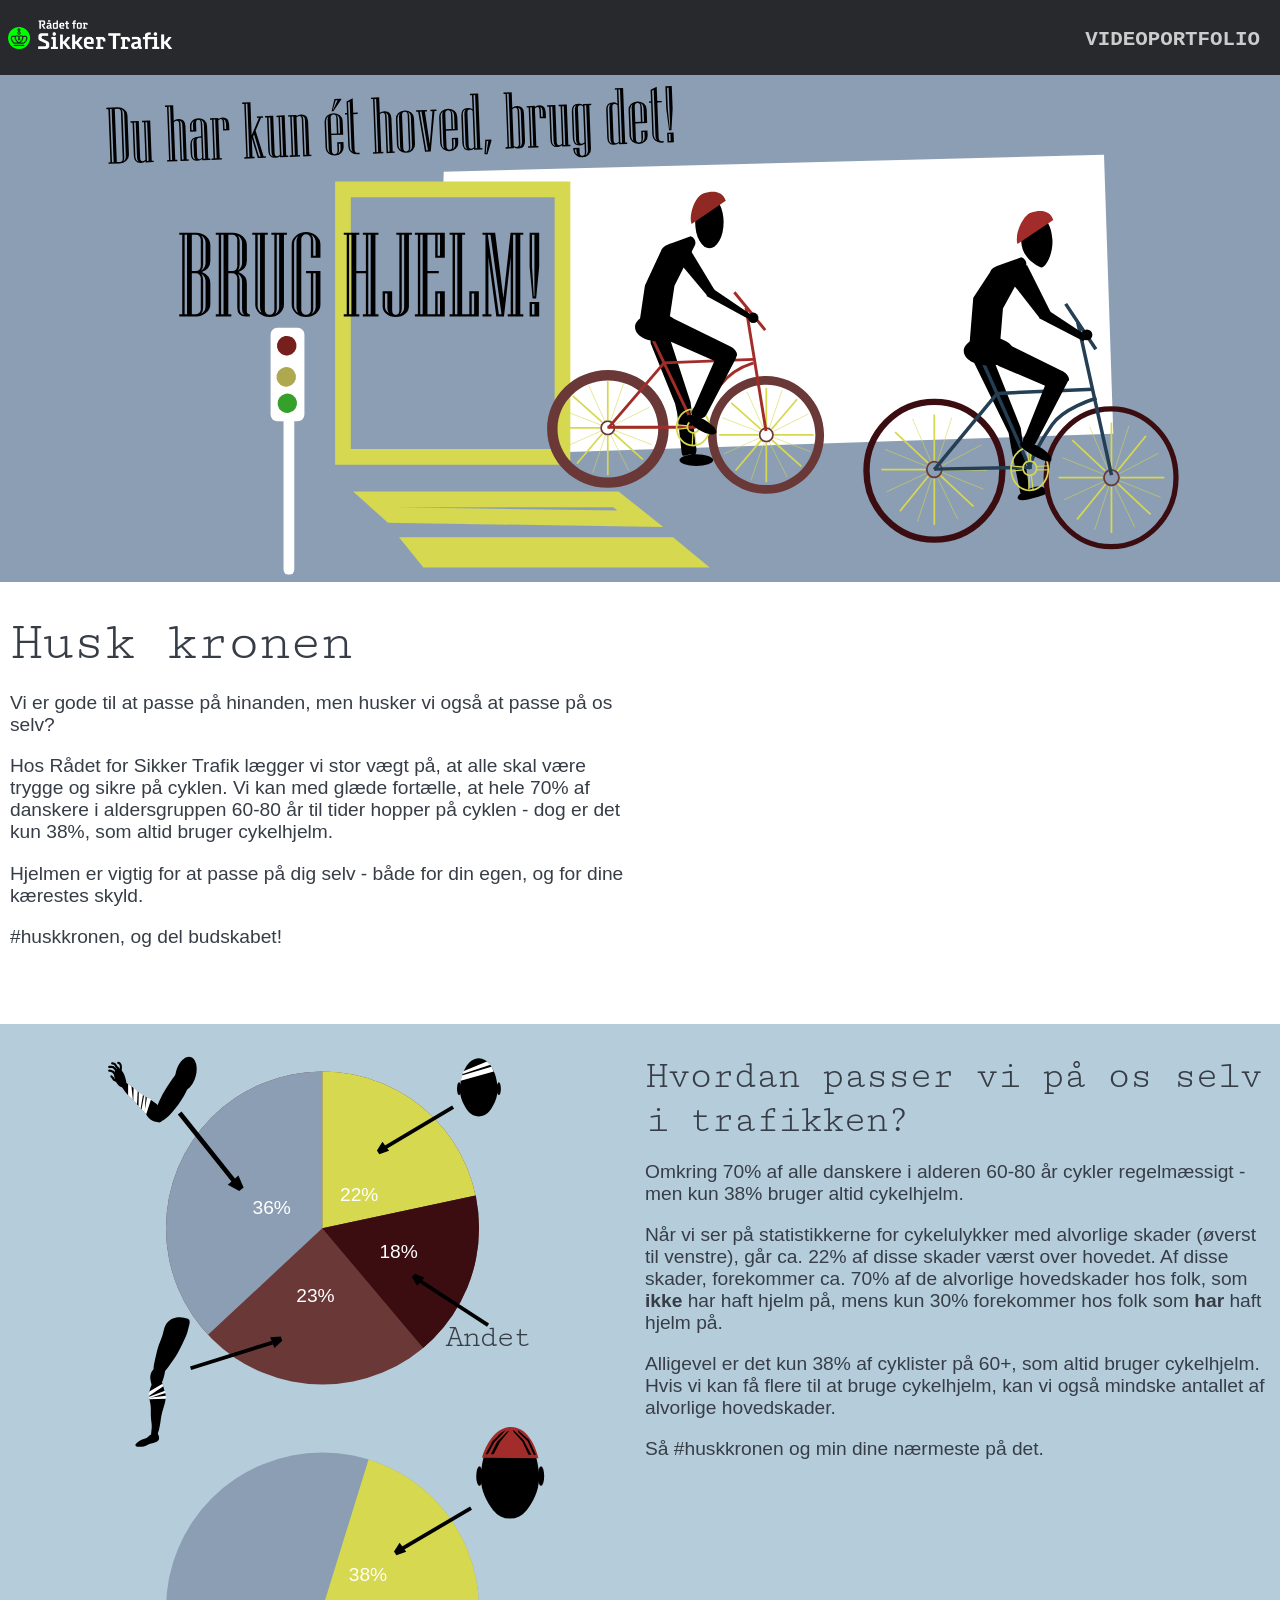
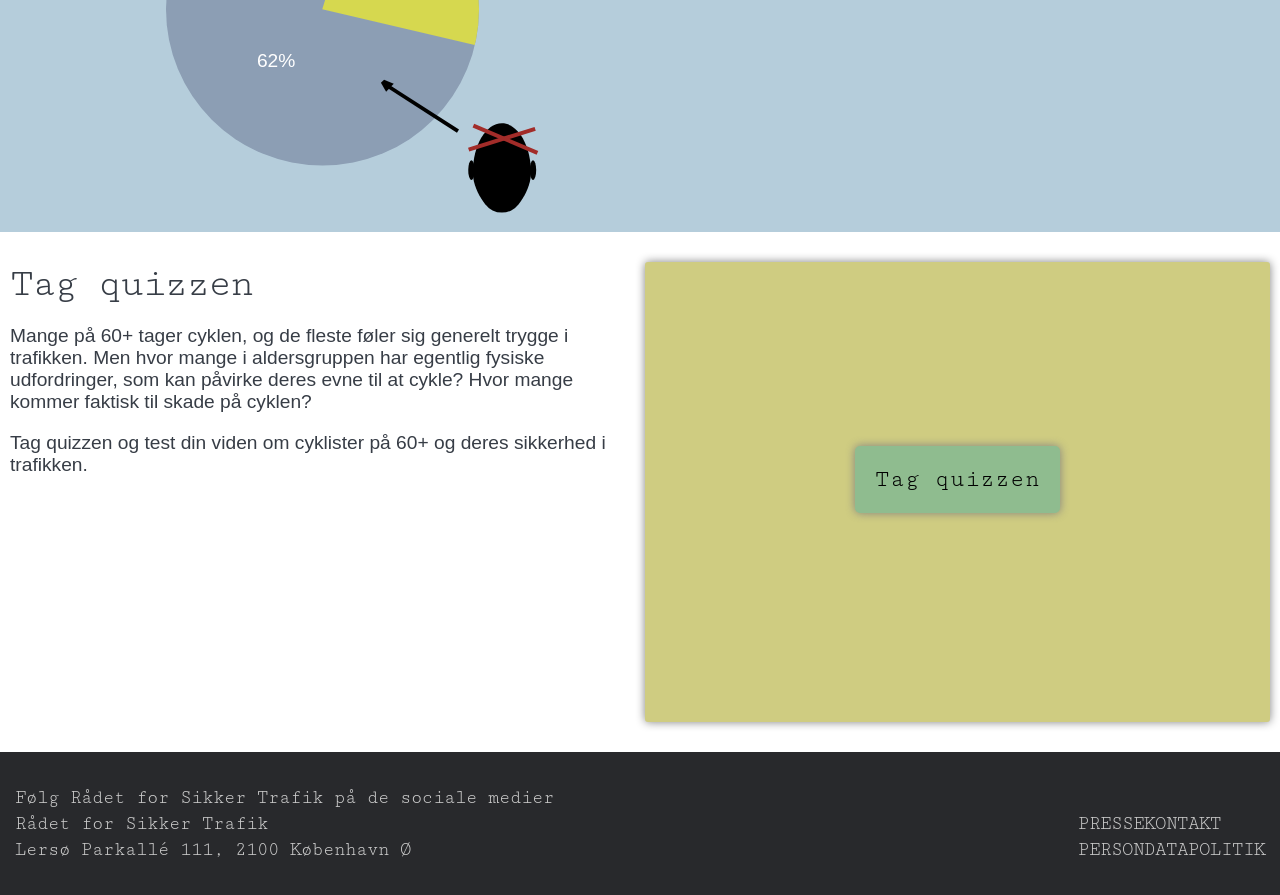
<file: index.html>
<!DOCTYPE html>
<html lang="da">
<head>
    <meta charset="UTF-8">
    <meta name="viewport" content="width=device-width, initial-scale=1.0">
    <link rel="stylesheet" href="style.css">
    <meta name="robots" content="noindex">

    <link rel="apple-touch-icon" sizes="57x57" href="elements/icons/apple-icon-57x57.png">
    <link rel="apple-touch-icon" sizes="60x60" href="elements/icons/apple-icon-60x60.png">
    <link rel="apple-touch-icon" sizes="72x72" href="elements/icons/apple-icon-72x72.png">
    <link rel="apple-touch-icon" sizes="76x76" href="elements/icons/apple-icon-76x76.png">
    <link rel="apple-touch-icon" sizes="114x114" href="elements/icons/apple-icon-114x114.png">
    <link rel="apple-touch-icon" sizes="120x120" href="elements/icons/apple-icon-120x120.png">
    <link rel="apple-touch-icon" sizes="144x144" href="elements/icons/apple-icon-144x144.png">
    <link rel="apple-touch-icon" sizes="152x152" href="elements/icons/apple-icon-152x152.png">
    <link rel="apple-touch-icon" sizes="180x180" href="elements/icons/apple-icon-180x180.png">
    <link rel="icon" type="image/png" sizes="192x192" href="elements/icons/android-icon-192x192.png">
    <link rel="icon" type="image/png" sizes="32x32" href="elements/icons/favicon-32x32.png">
    <link rel="icon" type="image/png" sizes="96x96" href="elements/icons/favicon-96x96.png">
    <link rel="icon" type="image/png" sizes="16x16" href="elements/icons/favicon-16x16.png">
    <link rel="manifest" href="elements/icons/manifest.json">
    <meta name="msapplication-TileColor" content="#ffffff">
    <meta name="msapplication-TileImage" content="elements/icons/ms-icon-144x144.png">
    <meta name="theme-color" content="#ffffff">

    <link
        href="https://fonts.googleapis.com/css?family=Cutive+Mono|Source+Code+Pro:200,300,400,500,600,700,900"
        rel="stylesheet"
    >

    <title>Husk kronen - Rådet for Sikker Trafik</title>
</head>

<body>
    <header>
        <nav>
            <a href="index.html">
                <img src="elements/logo.png" alt="logo">
            </a>
            <a href="videoportfolio.html">
                <div class="videoportfolio_link">
                    VIDEOPORTFOLIO
                </div>
            </a>
        </nav>
    </header>

    <main>
        <section id="splash_section" class="main__background_splash">
            <div class="splash">
                <img src="elements/splash_full.svg" alt="splash">
            </div>
        </section>

        <section id="video_section" class="main__background_2">
            <div class="main__content flex">
                <div class="flex_one">
                    <h1>
                        Husk kronen
                    </h1>
                    <p>
                        Vi er gode til at passe på hinanden, men husker vi også at passe på os selv?
                    </p>
                    <p>
                        Hos Rådet for Sikker Trafik lægger vi stor vægt på, at alle skal være trygge og sikre på cyklen.
                        Vi kan med glæde fortælle, at hele 70% af danskere i aldersgruppen 60-80 år til tider hopper på
                        cyklen - dog er det kun 38%, som altid bruger cykelhjelm.
                    </p>
                    <p>
                        Hjelmen er vigtig for at passe på dig selv - både for din egen, og for dine kærestes skyld.
                    </p>
                    <p>
                        #huskkronen, og del budskabet!
                    </p>
                </div>

                <div class="flex_one">
                    <div class="campaign_video">

                        <iframe
                            class="long_campaign"
                            src="https://www.youtube.com/embed/_GgeWRZis4c"
                            frameborder="0"
                            allow="accelerometer; autoplay; encrypted-media; gyroscope; picture-in-picture"
                            allowfullscreen
                        ></iframe>

                    </div>
                </div>

            </div>
        </section>

        <section id="info_section" class="main__background_1">
            <div class="main__content flex">
                <div class="flex_one">

                    <div id="container_infografik">

                        <div id="kakediagram_1">
                            <div id="arm"></div>
                            <div id="hoved"></div>
                            <div id="ben"></div>
                            <div id="pil1"></div>
                            <div id="pil2"></div>
                            <div id="pil3"></div>
                            <div id="pil4"></div>

                            <div class="tekst_infografik">
                                <h3>Andet</h3>
                            </div>
                            <div class="tekst_infografik2">
                                <p>22%</p>
                            </div>
                            <div class="tekst_infografik3">
                                <p>18%</p>
                            </div>
                            <div class="tekst_infografik4">
                                <p>23%</p>
                            </div>
                            <div class="tekst_infografik5">
                                <p>36%</p>
                            </div>

                            <svg id="piechart" viewbox="0 0 100 100">
                                <circle class="pie1" r="50" cx="50" cy="50"/>
                                <circle class="pie2" r="50" cx="50" cy="50"/>
                                <circle class="pie3" r="50" cx="50" cy="50"/>
                            </svg>
                        </div>
                        <div id="kakediagram_2">
                            <div id="pil5"></div>
                            <div id="hoved_m_hjelm"></div>
                            <div id="hoved_u_hjelm"></div>
                            <div id="pil6"></div>
                            <div class="tekst_infografik6">
                                <p>38%</p>
                            </div>
                            <div class="tekst_infografik7">
                                <p>62%</p>
                            </div>
                            <svg id="piechart_2" viewbox="0 0 100 100">
                                <circle class="pie4" r="50" cx="50" cy="50"/>
                            </svg>
                        </div>
                    </div>

                </div>
                <div class="flex_one">
                    <h2>Hvordan passer vi på os selv i trafikken?</h2>
                    <p>
                        Omkring 70% af alle danskere i alderen 60-80 år cykler regelmæssigt - men kun 38% bruger altid
                        cykelhjelm.
                    </p>
                    <p>
                        Når vi ser på statistikkerne for cykelulykker med alvorlige skader (øverst til venstre), går ca.
                        22% af disse skader værst over hovedet. Af disse skader, forekommer ca. 70% af de alvorlige
                        hovedskader hos folk, som <b>ikke</b> har haft hjelm på, mens kun 30% forekommer hos folk som
                        <b>har</b> haft hjelm på.
                    </p>
                    <p>
                        Alligevel er det kun 38% af cyklister på 60+, som altid bruger cykelhjelm. Hvis vi kan få flere
                        til at bruge cykelhjelm, kan vi også mindske antallet af alvorlige hovedskader.
                    </p>
                    <p>
                        Så #huskkronen og min dine nærmeste på det.
                    </p>
                </div>


            </div>
        </section>

        <section id="quiz_section" class="main__background_2">
            <div class="main__content flex">
                <div class="flex_one">
                    <h2>Tag quizzen</h2>
                    <p>
                        Mange på 60+ tager cyklen, og de fleste føler sig generelt trygge i trafikken. Men hvor mange i
                        aldersgruppen har egentlig fysiske udfordringer, som kan påvirke deres evne til at cykle? Hvor
                        mange
                        kommer faktisk til skade på cyklen?
                    </p>
                    <p>
                        Tag quizzen og test din viden om cyklister på 60+ og deres sikkerhed i trafikken.
                    </p>
                </div>

                <div class="flex_one">
                    <div id="quiz" class="quiz">
                        <!--Knappen kører js-functionen startQuiz "onclick"/når man klikker-->
                        <button class="start_quiz" onclick="startQuiz()">Tag quizzen</button>

                        <div class="question_container hidden"></div>
                        <div class="error_text"></div>
                    </div>

                </div>
            </div>
        </section>

    </main>

    <footer>
        <div class="footer__content">
            <div>
                <p>
                    Følg Rådet for Sikker Trafik på de sociale medier
                </p>
                <p>
                    Rådet for Sikker Trafik

                </p>
                <p>
                    Lersø Parkallé 111, 2100 København Ø
                </p>
            </div>

            <div>
                <p>
                    PRESSEKONTAKT
                </p>
                <p>
                    PERSONDATAPOLITIK
                </p>
            </div>
        </div>
    </footer>

    <script src="script.js"></script>

</body>
</html>
</file>
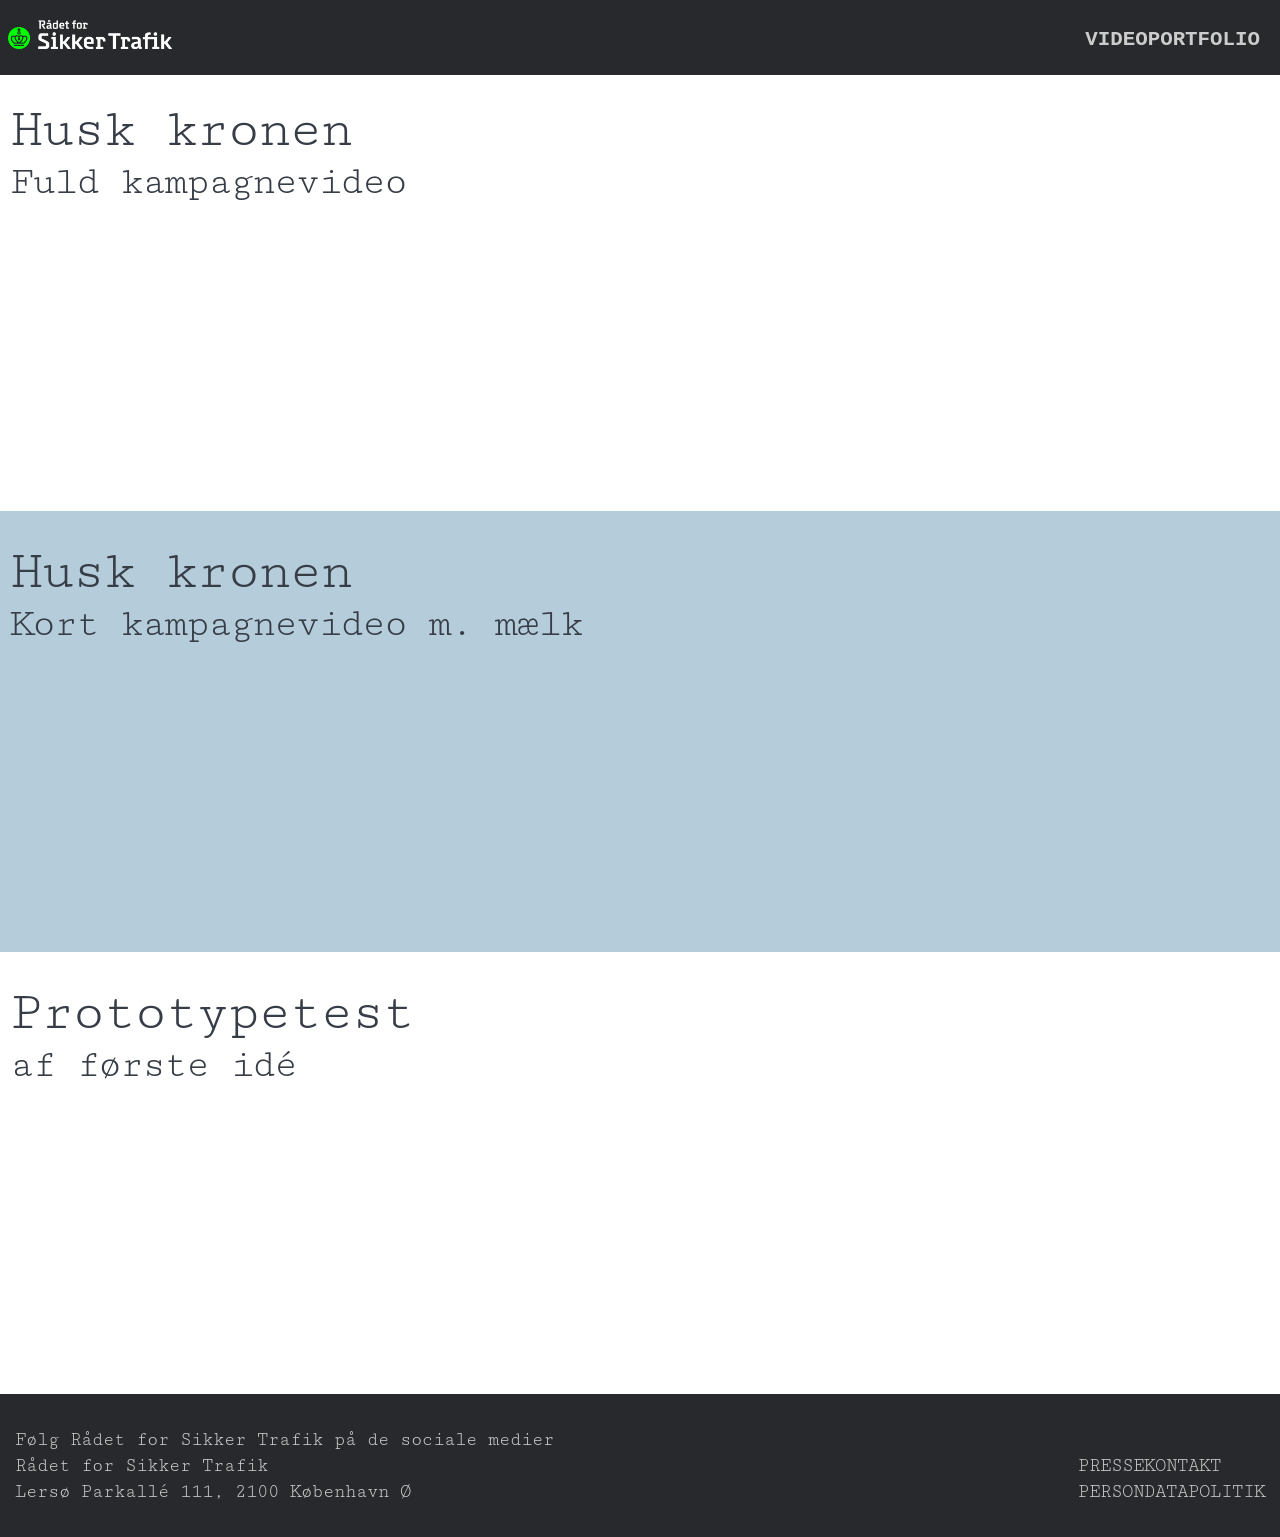
<file: videoportfolio.html>
<!DOCTYPE html>
<html lang="da">
<head>
    <meta charset="UTF-8">
    <meta name="viewport" content="width=device-width, initial-scale=1.0">
    <link rel="stylesheet" href="style.css">
    <meta name="robots" content="noindex">

    <link rel="apple-touch-icon" sizes="57x57" href="elements/icons/apple-icon-57x57.png">
    <link rel="apple-touch-icon" sizes="60x60" href="elements/icons/apple-icon-60x60.png">
    <link rel="apple-touch-icon" sizes="72x72" href="elements/icons/apple-icon-72x72.png">
    <link rel="apple-touch-icon" sizes="76x76" href="elements/icons/apple-icon-76x76.png">
    <link rel="apple-touch-icon" sizes="114x114" href="elements/icons/apple-icon-114x114.png">
    <link rel="apple-touch-icon" sizes="120x120" href="elements/icons/apple-icon-120x120.png">
    <link rel="apple-touch-icon" sizes="144x144" href="elements/icons/apple-icon-144x144.png">
    <link rel="apple-touch-icon" sizes="152x152" href="elements/icons/apple-icon-152x152.png">
    <link rel="apple-touch-icon" sizes="180x180" href="elements/icons/apple-icon-180x180.png">
    <link rel="icon" type="image/png" sizes="192x192" href="elements/icons/android-icon-192x192.png">
    <link rel="icon" type="image/png" sizes="32x32" href="elements/icons/favicon-32x32.png">
    <link rel="icon" type="image/png" sizes="96x96" href="elements/icons/favicon-96x96.png">
    <link rel="icon" type="image/png" sizes="16x16" href="elements/icons/favicon-16x16.png">
    <link rel="manifest" href="elements/icons/manifest.json">
    <meta name="msapplication-TileColor" content="#ffffff">
    <meta name="msapplication-TileImage" content="elements/icons/ms-icon-144x144.png">
    <meta name="theme-color" content="#ffffff">

    <link
        href="https://fonts.googleapis.com/css?family=Cutive+Mono|Source+Code+Pro:200,300,400,500,600,700,900"
        rel="stylesheet"
    >

    <title>Videoportfolio - Husk kronen - Rådet for Sikker Trafik</title>
</head>

<body>
    <header>
        <nav>
            <a href="index.html">
                <img src="elements/logo.png" alt="logo">
            </a>
            <a href="videoportfolio.html">
                <div class="videoportfolio_link">
                    VIDEOPORTFOLIO
                </div>
            </a>
        </nav>
    </header>

    <main>
        <section id="video_section" class="main__background_2" style="padding-top: 69px">
            <div class="main__content flex">
                <div class="flex_one">
                    <h1>
                        Husk kronen
                    </h1>
                    <h2>Fuld kampagnevideo</h2>
                </div>

                <div class="flex_one">
                    <div class="campaign_video">

                        <iframe
                            id="long_campaign"
                            src="https://www.youtube.com/embed/_GgeWRZis4c"
                            frameborder="0"
                            allow="accelerometer; autoplay; encrypted-media; gyroscope; picture-in-picture"
                            allowfullscreen
                        ></iframe>

                    </div>
                </div>
            </div>
        </section>

        <section id="info_section" class="main__background_1">
            <div class="main__content flex">
                <div class="flex_one">
                    <h1>
                        Husk kronen
                    </h1>
                    <h2>Kort kampagnevideo m. mælk</h2>
                </div>

                <div class="flex_one">
                    <div class="campaign_video">

                        <iframe
                            id="short_campaign"
                            src="https://www.youtube.com/embed/wSgInUiB_-o"
                            frameborder="0"
                            allow="accelerometer; autoplay; encrypted-media; gyroscope; picture-in-picture"
                            allowfullscreen
                        ></iframe>

                    </div>


                </div>
            </div>
        </section>

        <section id="quiz_section" class="main__background_2">
            <div class="main__content flex">
                <div class="flex_one">
                    <h1>
                        Prototypetest
                    </h1>
                    <h2>af første idé</h2>
                </div>

                <div class="flex_one">
                    <div class="campaign_video">

                        <iframe
                            id="prototype_test"
                            src="https://www.youtube.com/embed/0BsY7GFP5ck"
                            frameborder="0"
                            allow="accelerometer; autoplay; encrypted-media; gyroscope; picture-in-picture"
                            allowfullscreen
                        ></iframe>
                    </div>
                    </div>
                </div>
        </section>

    </main>

    <footer>
        <div class="footer__content">
            <div>
                <p>
                    Følg Rådet for Sikker Trafik på de sociale medier
                </p>
                <p>
                    Rådet for Sikker Trafik

                </p>
                <p>
                    Lersø Parkallé 111, 2100 København Ø
                </p>
            </div>

            <div>
                <p>
                    PRESSEKONTAKT
                </p>
                <p>
                    PERSONDATAPOLITIK
                </p>
            </div>
        </div>
    </footer>

    <script src="script.js"></script>

</body>
</html>
</file>
<file: style.css>
/*----- General -----*/

:root {
    --background-100: #ffffff;
    --background-200: #b5cddb;
    --background-300: #28292c;
    --headline-font:'Cutive Mono', monospace;
    --headline-font-weight: 300;
    --standard-shadow: 0 0 10px grey;
    --main-font-color: #373d46;
}

html {
    color: var(--main-font-color);
}

body {
    margin: 0;
    padding: 0;
    font-family: sans-serif;
}

h1 {
    font-size: 3.5rem;
    margin: 0;
    font-family: var(--headline-font);
    font-weight: var(--headline-font-weight);
    letter-spacing: -3px;
}

h2 {
    margin: 0;
    font-size: 2.5rem;
    font-family: var(--headline-font);
    font-weight: var(--headline-font-weight);
    letter-spacing: -2px;
}

h3 {
    margin: 0;
    font-size: 2rem;
    font-family: var(--headline-font);
    font-weight: var(--headline-font-weight);
    letter-spacing: -2px;
}

p {
    font-size: 1.2rem;
    /*margin: 0;*/
}


/*----- Navigation -----*/

header {
    background-color: var(--background-300);
    color: white;
    position: fixed;
    width: 100vw;
    z-index: 100;
}

nav {
    max-width: 1280px;
    margin: 0 auto;
    display: flex;
    justify-content: space-between;
    align-items: flex-end;
}

header img {
    height: 29px;
    padding: 20px 0 20px 8px;
}

header a {
    text-decoration: none;
    color: #ccc;
    font-size: 1.3rem;
    font-family: monospace;
    margin: 0;
    padding: 0;
}

.videoportfolio_link {
    padding: 20px;
    font-weight: bold;
    line-height: 31px;
}

.videoportfolio_link:hover {
    background-color: #373d46;
}


/*----- Footer -----*/

footer {
    background-color: var(--background-300);
    color: #ccc;
    padding: 30px 0;
    font-family: var(--headline-font);
    font-size: 1.1rem;
    letter-spacing: -1px;
}

.footer__content {
    max-width: 1280px;
    margin: 0 auto;
    display: flex;
    justify-content: space-between;
    align-items: flex-end;
}

footer p {
    margin: 5px;
}


/*----- Video -----*/

/*width="560" height="315"*/

.campaign_video {
    position: relative;
    padding-bottom: 56.25%;
    padding-top: 30px;
    height: 0;
    overflow: hidden;
}

.campaign_video iframe,
.campaign_video object,
.campaign_video embed {
    position: absolute;
    top: 0;
    left: 0;
    width: 100%;
    height: 100%;
}

/*----- Main body -----*/


.main__background_splash {
    padding-top: 78px;
    background-color: #8c9eb4;
}

.splash {
    max-width: 1280px;
    margin: 0 auto;
}

.splash img {
    margin: 0 auto;
    width: 100%;
    max-height: 500px;
}

.main__background_1 {
    background-color: var(--background-200);
}

.main__background_2 {
    background-color: var(--background-100);
}

.main__content {
    max-width: 1280px;
    margin: 0 auto;
    padding: 30px 0;
}


/*----- QUIZ -----*/

.quiz {
    height: 420px;
    margin: 0 auto;
    border-radius: 3px;
    background-color: #cfcc81;
    display: flex;
    justify-content: center;
    align-items: center;
    padding: 20px;
    box-shadow: var(--standard-shadow);
    font-size: 1.2rem;
    flex-direction: column;

}

.start_quiz {
    display: block;
    background-color: darkseagreen;
    padding: 20px;
    border-radius: 5px;
    border: none;
    font-size: 1.5rem;
    font-family: var(--headline-font);
    box-shadow: var(--standard-shadow);
}

.question_container {
    width: 100%;
}

input[type=submit] {
    display: block;
    margin-top: 10px;
    background-color: darkseagreen;
    padding: 7px 12px;
    font-size: 1rem;
    border-radius: 5px;
    border: none;
    box-shadow: var(--standard-shadow);
}

hr {
    border: none;
    border-bottom: 1px solid var(--main-font-color);
    box-shadow: none;
    opacity: 0.5;
}

.error_text {

    font-size: 0.9rem;
    color: #913219;
    height: 0.9rem;
    margin-top: 10px;
    width: 100%;
}

.correct {
    color: darkgreen;
}

.incorrect {
    color: darkred;
}

/*----- Helpers -----*/

.hidden {
    display: none;
}

.narrow {
    width: 50%;
}

.flex {
    display: flex;
    justify-content: space-between;
}

.flex_one {
    flex: 1;
}

.flex_one_a_half {
    flex: 1.5;
}

.flex_one:first-child {
    margin-right: 10px;
}

/*----- Media queries -----*/

@media only screen and (max-width: 1320px) {
    .main__content,
    .footer__content {
        padding-left: 10px;
        padding-right: 10px;
    }
}

@media only screen and (max-width: 1023px) {
    .main__content {
        width: 80%;
    }
    .flex {
        flex-direction: column;
    }

    .flex_one {
        margin: 0;
    }
}

@media only screen and (max-width: 767px) {
    .main__content {
        width: auto;
    }

    .footer__content {
        flex-direction: column;
        align-items: flex-start;

    }

}

@media only screen and (max-width: 350px) {
    nav {
        flex-direction: column;
        align-items: center;
    }

    .videoportfolio_link {
        padding: 0 0 10px 0;
    }

    header img {
        padding: 15px;
    }

}

/*----- infografik -----*/
#container_infografik {
    width: 100%;
}

#kakediagram_1 {
    width: 50%;
    margin: -7% auto 0 auto;
    padding: 10%;
    position: relative;
}

#kakediagram_2 {
    width: 50%;
    margin: -20% auto -5% auto;
    padding: 10%;
    padding-bottom: 5vw;
    position: relative;
}

#piechart {
    border-radius: 50%;
    transform: rotate(-90deg);
    background: #6A3937;
}

#piechart_2 {
    border-radius: 50%;
    transform: rotate(-90deg);
    background: #8C9EB4;
    margin-top: 5vw;
}

.pie1 {
    stroke: #D6D84F;
    stroke-width: 100;
    fill: none;
    stroke-dasharray: 68 calc(100*22/7);
    /*		22/7=pi*/
}

.pie2 {
    stroke: #3B0D11;
    stroke-width: 100;
    fill: none;
    stroke-dasharray: 54 calc(100*22/7);
    stroke-dashoffset: -68;
    /*		22/7=pi*/
}

.pie3 {
    stroke: #8C9EB4;
    stroke-width: 100;
    fill: none;
    stroke-dasharray: calc(100*22/7);
    stroke-dashoffset: -198;
    /*		22/7=pi*/
}

.pie4 {
    stroke: #D6D84F;
    stroke-width: 100;
    fill: none;
    stroke-dasharray: 75 calc(100*22/7);
    stroke-dashoffset: -15;
    /*		22/7=pi*/
}

#arm,
#ben,
#hoved,
#pil1,
#pil2,
#pil3,
#pil4,
#pil5,
#pil6,
#hoved_m_hjelm,
#hoved_u_hjelm {
    background-repeat: no-repeat;
    position: absolute;
}

#arm {
    background-image: url(svg/arm.svg);
    width: 22%;
    height: 22%;
    top: 10%;
    left: 0;
}

#ben {
    background-image: url(svg/ben.svg);
    width: 32%;
    height: 32%;
    top: 68%;
    left: 6%;
}

#hoved {
    background-image: url(svg/hoved.svg);
    width: 15%;
    height: 15%;
    top: 10%;
    left: 80%;
}

#hoved_m_hjelm {
    background-image: url(svg/hoved%20med%20hjelm.svg);
    width: 20%;
    height: 20%;
    top: 19%;
    left: 84%;
}

#hoved_u_hjelm {
    background-image: url(svg/hoved%20uden%20hjelm.svg);
    width: 20%;
    height: 20%;
    top: 77%;
    left: 82%;
}

#pil1 {
    background-image: url(svg/pil%20venstre%20ned.svg);
    width: 20%;
    height: 20%;
    top: 21%;
    left: 61%;
    z-index: 2;
}

#pil2 {
    background-image: url(svg/pil%20venstre%20opp.svg);
    width: 20%;
    height: 20%;
    top: 59%;
    left: 69%;
    z-index: 2;
}

#pil3 {
    background-image: url(svg/pil%20h%C3%B8yre.svg);
    width: 25%;
    height: 25%;
    top: 75%;
    left: 21%;
    z-index: 2;
    transform: rotate(340deg);
}

#pil4 {
    background-image: url(svg/pil%20h%C3%B8yre%20ned.svg);
    width: 20%;
    height: 20%;
    top: 22%;
    left: 16%;
    z-index: 2;
}

#pil5 {
    background-image: url(svg/pil%20venstre%20ned.svg);
    width: 20%;
    height: 20%;
    top: 35%;
    left: 65%;
    z-index: 2;
}

#pil6 {
    background-image: url(svg/pil%20venstre%20opp.svg);
    width: 20%;
    height: 20%;
    top: 69%;
    left: 62%;
    z-index: 2;
}

.tekst_infografik,
.tekst_infografik2,
.tekst_infografik3,
.tekst_infografik4,
.tekst_infografik5,
.tekst_infografik6,
.tekst_infografik7 {
    position: absolute;
    z-index: 2;
}

.tekst_infografik {

    top: 70%;
    left: 78%;
}

.tekst_infografik h2 {
    font-weight: 600;
}

.tekst_infografik2 {
    top: 35%;
    left: 54%;
    color: white;
}

.tekst_infografik3 {
    top: 48%;
    left: 63%;
    color: white;
}

.tekst_infografik4 {
    top: 58%;
    left: 44%;
    color: white;
}

.tekst_infografik5 {
    top: 38%;
    left: 34%;
    color: white;
}

.tekst_infografik6 {
    top: 43%;
    left: 56%;
    color: white;
}

.tekst_infografik7 {
    top: 60%;
    left: 35%;
    color: white;
}

@media only screen and (max-width: 600px) {

    .tekst_infografik {

        top: 70%;
        left: 78%;
    }

    .tekst_infografik2 {
        top: 25%;
        left: 52%;
        color: white;
    }

    .tekst_infografik3 {
        top: 43%;
        left: 63%;
        color: white;
    }

    .tekst_infografik4 {
        top: 58%;
        left: 44%;
        color: white;
    }

    .tekst_infografik5 {
        top: 37%;
        left: 24%;
        color: white;
    }

    .tekst_infografik6 {
        top: 38%;
        left: 56%;
        color: white;
    }

    .tekst_infografik7 {
        top: 60%;
        left: 35%;
        color: white;
    }

}
</file>
